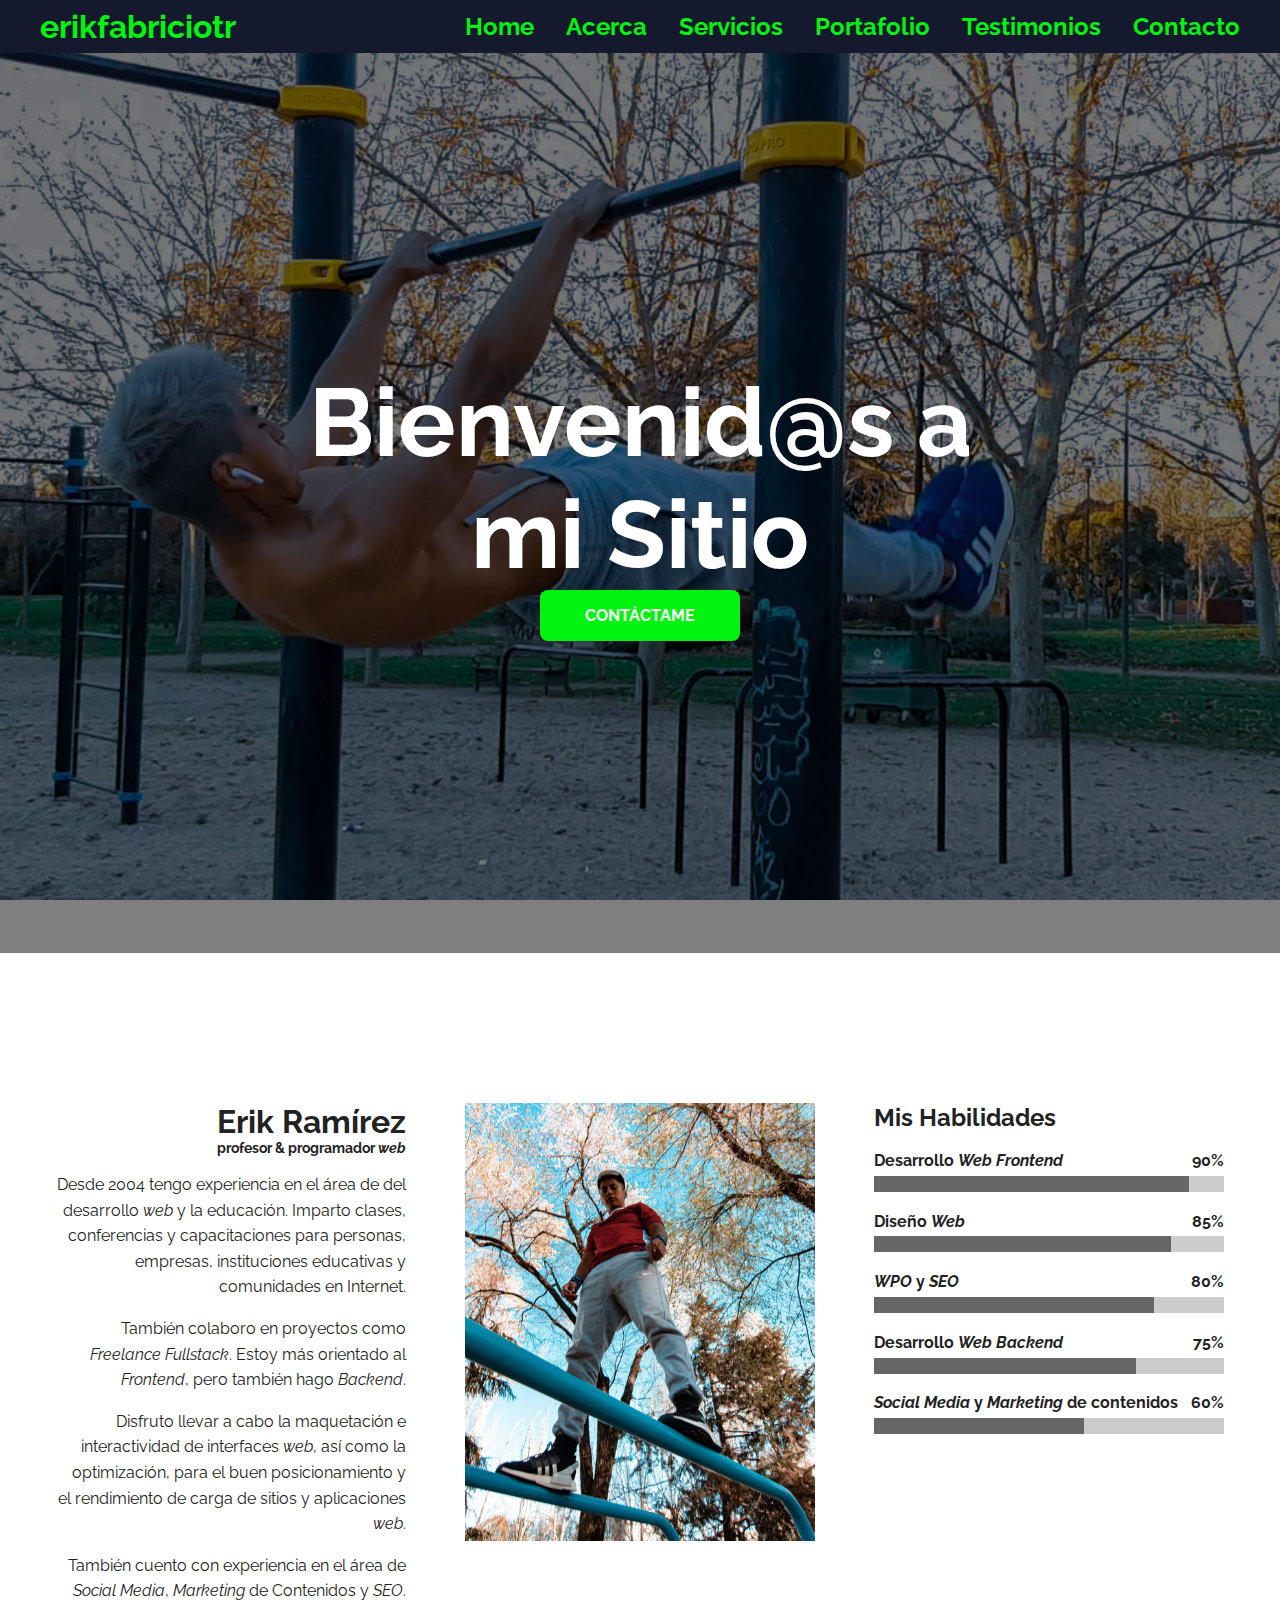
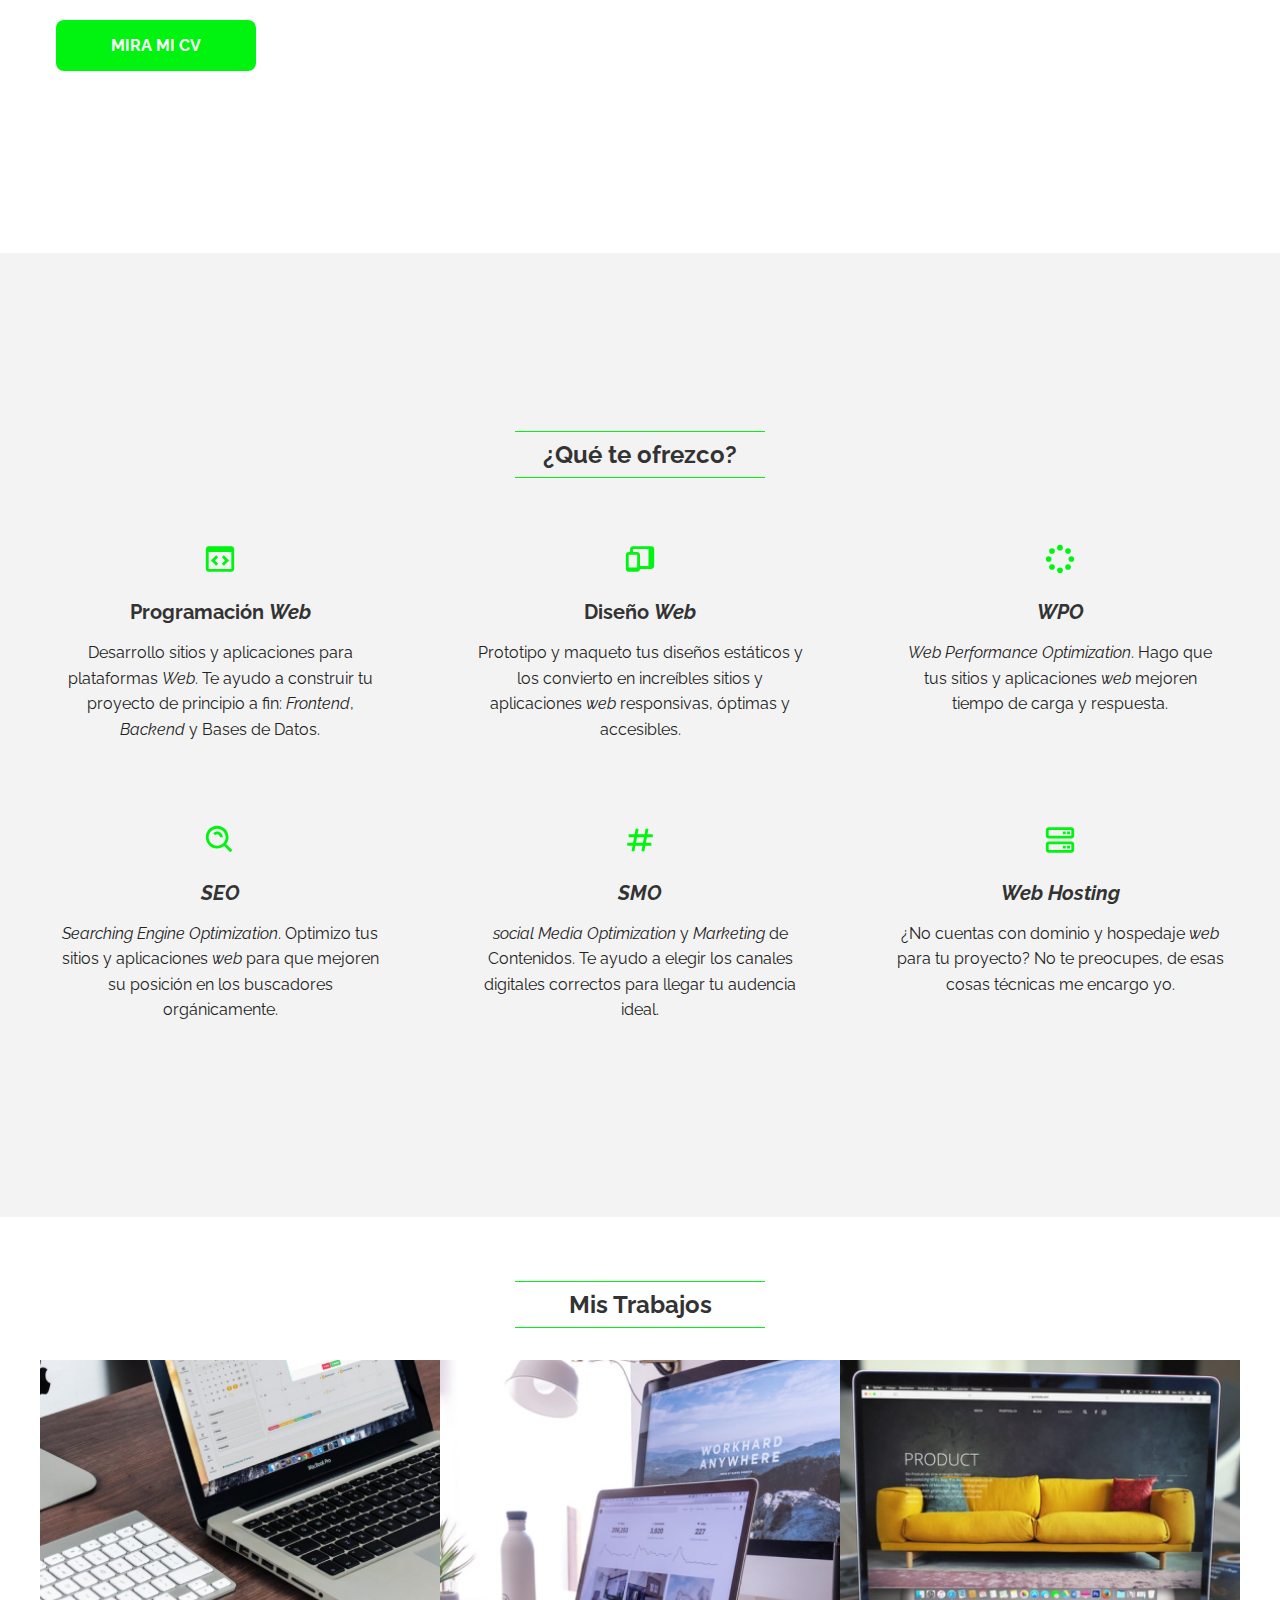
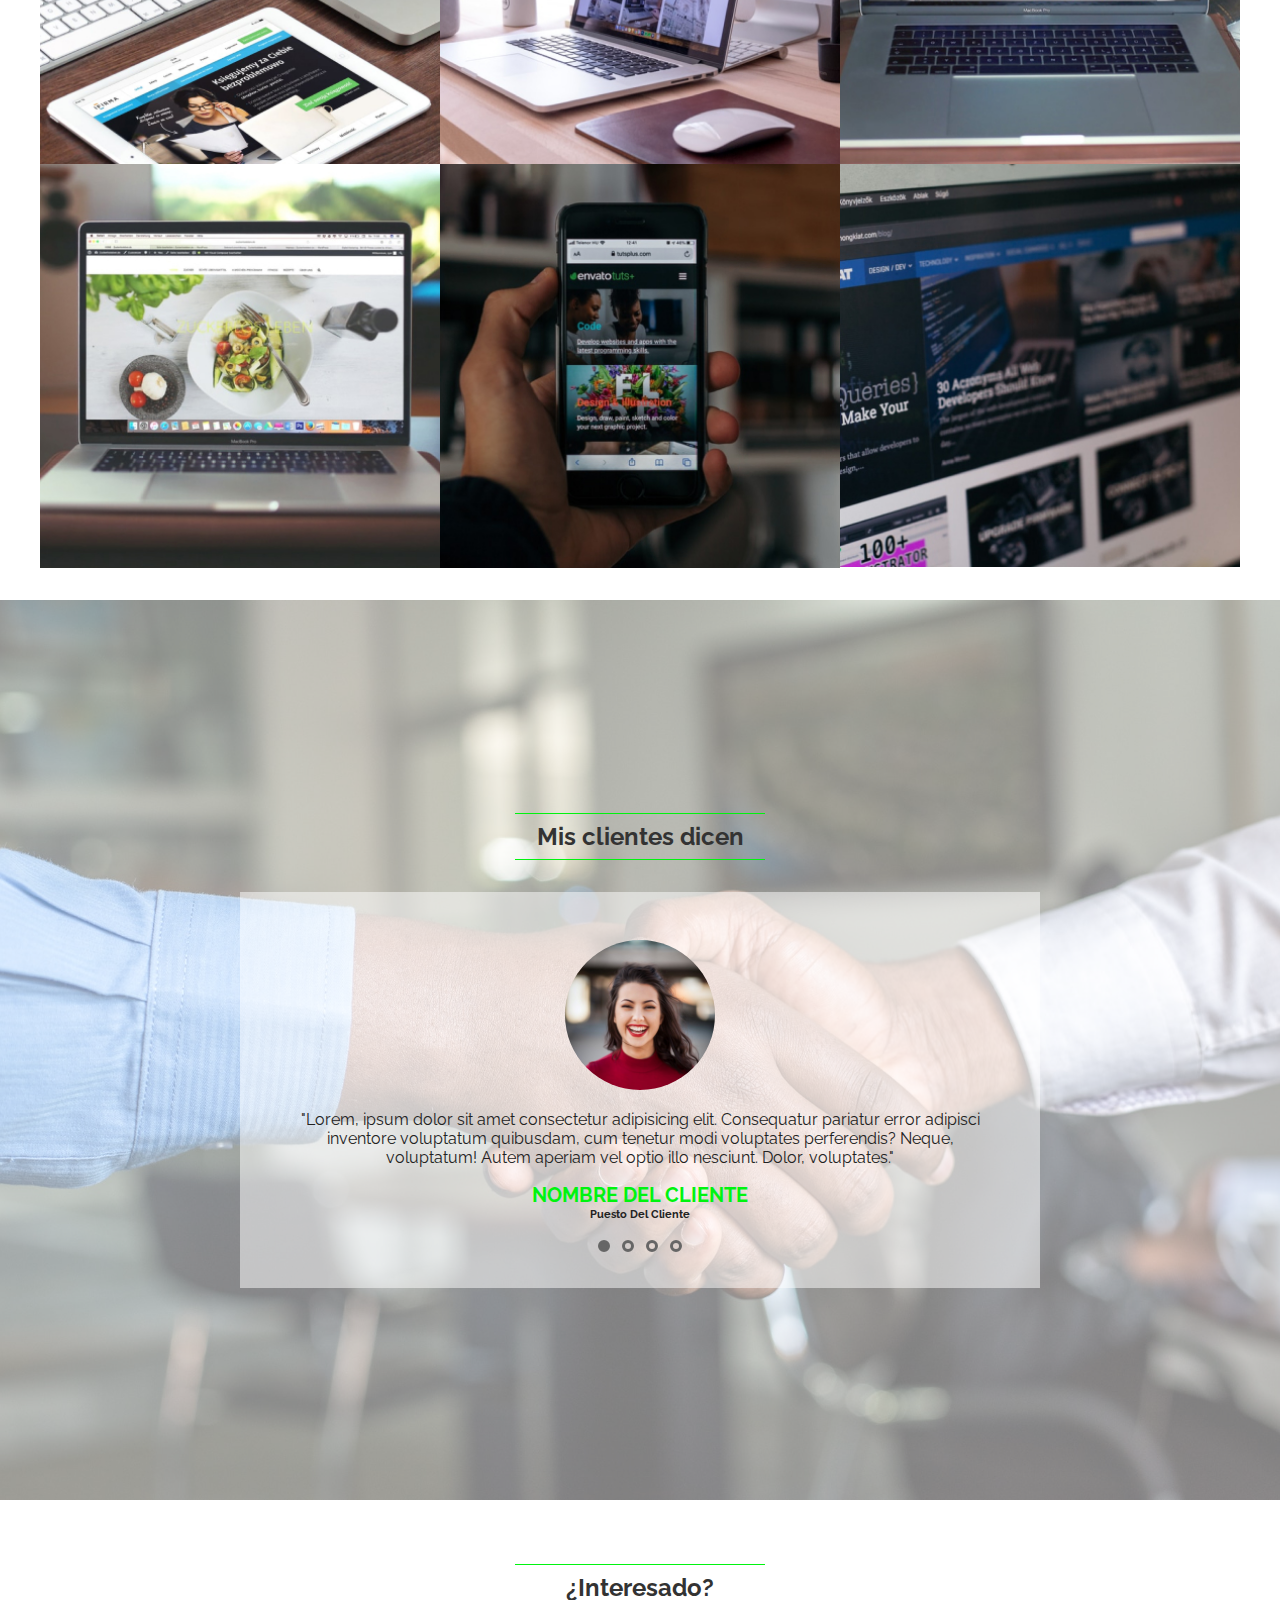
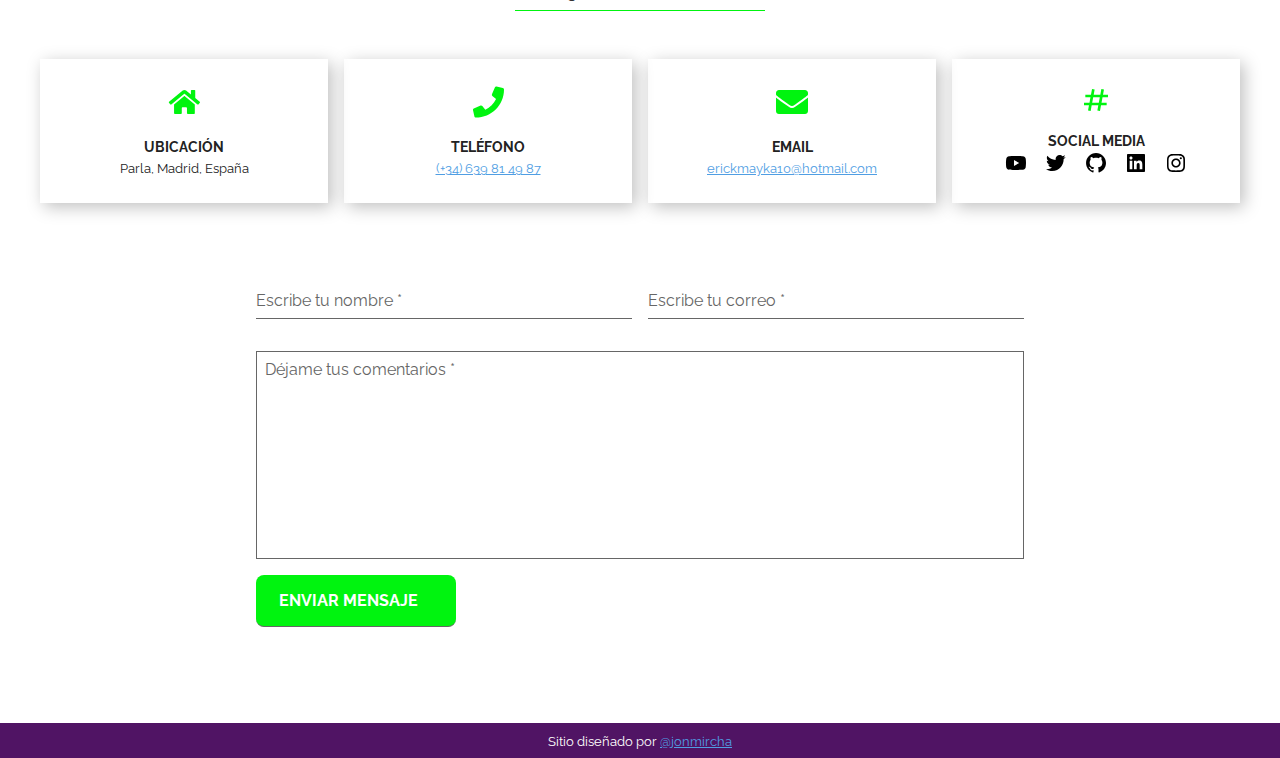
<file: Portafolio-CV/index.html>
<!DOCTYPE html>
<html lang="es">
<head>
  <meta charset="UTF-8">
  <meta http-equiv="X-UA-Compatible" content="IE=edge">
  <meta name="viewport" content="width=device-width, initial-scale=1.0">
  <link rel="preconnect" href="https://fonts.googleapis.com">
  <link rel="preconnect" href="https://fonts.gstatic.com" crossorigin>
  <link href="https://fonts.googleapis.com/css2?family=Raleway:wght@400;700&display=swap" rel="stylesheet">
  <link rel="stylesheet" href="style.css">
  <title>Erick Ramírez</title>
  <meta name="decription" content="Hola. Bienvenid@ a mi Portafolio Profesional, Soy Erik Tipán, Desarrollador Web">
  <link rel="canonical" href="https://erickfabriciotr.github.io/first-steps/Portafolio-CV">
  <link rel="favicon" href="https://erickfabriciotr.github.io/first-steps/Portafolio-CV/assets/favicon.png">
  <link rel="apple-touch-icon" href="https://erickfabriciotr.github.io/first-steps/Portafolio-CV/assets/favicon.png">
  <meta name="theme-color" content="#00DDE7">
  <meta name="twitter:card" content="summary">
  <meta property="og:type" content="website">
  <meta property="og:title" name="twitter:title" content="Portafolio CV - Erik Ramírez ">
  <meta property="og:image" name="twitter:image" content="https://erickfabriciotr.github.io/first-steps/Portafolio-CV/assets/hero-image-home.jpg/">
  <meta property="og:url" name="twitter:url" content="https://erickfabriciotr.github.io/first-steps/Portafolio-CV">
  <meta property="og:description" name="twitter:description" content="Hola. Bienvenid@ a mi Portafolio Profesional, Soy Erik Tipán, Desarrollador Web">
  <meta>
</head>
<body>
  <header class="header">
    <section class="container">
      <div class="logo">
        <a href="index.html">erikfabriciotr</a>
      </div>
      <button class="menu-btn">
        <svg xmlns="http://www.w3.org/2000/svg" width="24" height="24" viewBox="0 0 24 24"><path d="M4 6H20V8H4zM4 11H20V13H4zM4 16H20V18H4z"/></svg>
        <svg class="none" xmlns="http://www.w3.org/2000/svg" width="24" height="24" viewBox="0 0 24 24"><path d="M16.192 6.344L11.949 10.586 7.707 6.344 6.293 7.758 10.535 12 6.293 16.242 7.707 17.656 11.949 13.414 16.192 17.656 17.606 16.242 13.364 12 17.606 7.758z"/></svg>
      </button>
      <nav class="menu">
        <a href="#inicio">Home</a>
        <a href="#acerca">Acerca</a>
        <a href="#servicios">Servicios</a>
        <a href="#portafolio">Portafolio</a>
        <a href="#testimonios">Testimonios</a>
        <a href="#contacto">Contacto</a>
      </nav>
    </section>
  </header>
  <section id="inicio" class="home">
    <article class="hero-image" style="--hero-image: url('assets/new-hero-image-home.jpg'); --hero-attachment: fixed;">
      <aside class="hero-image-opacity" style="--hero-opacity-color: var(--black-alpha-color);">
        <div class="hero-image-content">
          <h2 class="hero-image-title" style="--hero-text-color: var(--white-color);">
            Bienvenid@s a<br>mi Sitio
          </h2>
          <a href="#contacto" class="btn">CONTÁCTAME</a>
        </div>
      </aside>
    </article>
  </section>
  <section id="acerca" class="about section container full-lg-screen">
    <article class="text-lg-right">
      <aside class="text-center text-lg-right">
        <h1>Erik Ramírez</h1>
        <h5>profesor & programador <i>web</i></h5>
      </aside>
      <p>Desde 2004 tengo experiencia en el área de del desarrollo <i>web</i> y la educación.
      Imparto clases, conferencias y capacitaciones para personas, empresas, instituciones educativas y comunidades en Internet.</p>
      <p>También colaboro en proyectos como <i>Freelance Fullstack</i>. Estoy más orientado al <i>Frontend</i>, pero también hago <i>Backend</i>.</p>
      <p>Disfruto llevar a cabo la maquetación e interactividad de interfaces <i>web</i>, así como la optimización, para el buen posicionamiento y el rendimiento de carga de sitios y aplicaciones <i>web</i>.</p>
      <p>También cuento con experiencia en el área de <i>Social Media</i>, <i>Marketing</i> de Contenidos y <i>SEO</i>.
      </p>
      <div class="text-center text-lg-left">
        <a class="btn" href="https://erickfabriciotr.github.io/first-steps/Portafolio-CV/assets/cv-plano/index.html" target="_blank" rel="noopener">MIRA MI CV</a>
      </div>
    </article>
    <article>
      <img  src="assets/erik-ramirez.jpg" alt="jonmircha">
    </article>
    <article>
      <h2 class="text-center text-lg-left">Mis Habilidades</h2>
      <div class="progress">
        <p>
          <b>Desarrollo <i>Web Frontend</i></b>
          <b>90%</b>
        </p>
        <progress value="90" min="0" max="100"></progress>
      </div>
      <div class="progress">
        <p>
          <b>Diseño <i>Web</i></b>
          <b>85%</b>
        </p>
        <progress value="85" min="0" max="100"></progress>
      </div>
      <div class="progress">
        <p>
          <b><i>WPO</i> y <i>SEO</i></b>
          <b>80%</b>
        </p>
        <progress value="80" min="0" max="100"></progress>
      </div>
      <div class="progress">
        <p>
          <b>Desarrollo <i>Web Backend</i></b>
          <b>75%</b>
        </p>
        <progress value="75" min="0" max="100"></progress>
      </div>
      <div class="progress">
        <p>
          <b><i>Social Media</i> y <i>Marketing</i> de contenidos</b>
          <b>60%</b>
        </p>
        <progress value="60" min="0" max="100"></progress>
      </div>
    </article>
  </section>
  <section id="servicios" class="services section bg-gray-light">
    <div class="container full-lg-screen">
      <h2 class="section-title">¿Qué te ofrezco?</h2>
      <article class="service-card">
        <svg xmlns="http://www.w3.org/2000/svg" width="34" height="34" viewBox="0 0 24 24"><path d="M20,3H4C2.897,3,2,3.897,2,5v14c0,1.103,0.897,2,2,2h16c1.103,0,2-0.897,2-2V5C22,3.897,21.103,3,20,3z M4,19V7h16 l0.002,12H4z"/><path d="M9.293 9.293L5.586 13 9.293 16.707 10.707 15.293 8.414 13 10.707 10.707zM14.707 9.293L13.293 10.707 15.586 13 13.293 15.293 14.707 16.707 18.414 13z"/></svg>
        <h3>Programación <i>Web</i></h3>
        <p>
          Desarrollo sitios y aplicaciones para plataformas <i>Web</i>. Te ayudo a construir tu proyecto de principio a fin: <i>Frontend</i>, <i>Backend</i> y Bases de Datos.
        </p>
      </article>
      <article class="service-card">
        <svg xmlns="http://www.w3.org/2000/svg" width="34" height="34" viewBox="0 0 24 24"><path d="M20,3H7C5.897,3,5,3.897,5,5v2H4C2.897,7,2,7.897,2,9v10c0,1.103,0.897,2,2,2h6c1.103,0,2-0.897,2-2h8c1.103,0,2-0.897,2-2 V5C22,3.897,21.103,3,20,3z M6,9h4l-0.003,9H4V9H6z M12,17V9c0-1.103-0.897-2-2-2H7V5h11v12H12z"/></svg>
        <h3>Diseño <i>Web</i></h3>
        <p>
          Prototipo y maqueto tus diseños estáticos y los convierto en increíbles sitios y aplicaciones <i>web</i> responsivas, óptimas y accesibles.
        </p>
      </article>
      <article class="service-card">
        <svg xmlns="http://www.w3.org/2000/svg" width="34" height="34" viewBox="0 0 24 24"><circle cx="12" cy="20" r="2"/><circle cx="12" cy="4" r="2"/><circle cx="6.343" cy="17.657" r="2"/><circle cx="17.657" cy="6.343" r="2"/><circle cx="4" cy="12" r="2.001"/><circle cx="20" cy="12" r="2"/><circle cx="6.343" cy="6.344" r="2"/><circle cx="17.657" cy="17.658" r="2"/></svg>
        <h3><i>WPO</i></h3>
        <p>
          <i>Web Performance Optimization</i>. Hago que tus sitios y aplicaciones <i>web</i> mejoren tiempo de carga y respuesta.
        </p>
      </article>
      <article class="service-card">
        <svg xmlns="http://www.w3.org/2000/svg" width="34" height="34" viewBox="0 0 24 24"><path d="M10,18c1.846,0,3.543-0.635,4.897-1.688l4.396,4.396l1.414-1.414l-4.396-4.396C17.365,13.543,18,11.846,18,10 c0-4.411-3.589-8-8-8s-8,3.589-8,8S5.589,18,10,18z M10,4c3.309,0,6,2.691,6,6s-2.691,6-6,6s-6-2.691-6-6S6.691,4,10,4z"/><path d="M11.412,8.586C11.791,8.966,12,9.468,12,10h2c0-1.065-0.416-2.069-1.174-2.828c-1.514-1.512-4.139-1.512-5.652,0 l1.412,1.416C9.346,7.83,10.656,7.832,11.412,8.586z"/></svg>
        <h3><i>SEO</i></h3>
        <p>
          <i>Searching Engine Optimization</i>. Optimizo tus sitios y aplicaciones <i>web</i> para que mejoren su posición en los buscadores orgánicamente.
        </p>
      </article>
      <article class="service-card">
        <svg xmlns="http://www.w3.org/2000/svg" width="34" height="34" viewBox="0 0 24 24"><path d="M16.018,3.815L15.232,8h-4.966l0.716-3.815L9.018,3.815L8.232,8H4v2h3.857l-0.751,4H3v2h3.731l-0.714,3.805l1.965,0.369 L8.766,16h4.966l-0.714,3.805l1.965,0.369L15.766,16H20v-2h-3.859l0.751-4H21V8h-3.733l0.716-3.815L16.018,3.815z M14.106,14H9.141 l0.751-4h4.966L14.106,14z"/></svg>
        <h3><i>SMO</i></h3>
        <p>
          <i>social Media Optimization</i> y <i>Marketing</i> de Contenidos. Te ayudo a elegir los canales digitales correctos para llegar tu audencia ideal.
        </p>
      </article>
      <article class="service-card">
        <svg xmlns="http://www.w3.org/2000/svg" width="34" height="34" viewBox="0 0 24 24"><path fill="none" d="M4 15v4h16.002L20 15H4zM16 18h-2v-2h2V18zM19 18h-2v-2h2V18zM4 5v4h16.002L20 5H4zM16 8h-2V6h2V8zM19 8h-2V6h2V8z"/><path d="M20 3H4C2.897 3 2 3.897 2 5v4c0 1.103.897 2 2 2h16c1.103 0 2-.897 2-2V5C22 3.897 21.103 3 20 3zM4 9V5h16l.002 4H4zM20 13H4c-1.103 0-2 .897-2 2v4c0 1.103.897 2 2 2h16c1.103 0 2-.897 2-2v-4C22 13.897 21.103 13 20 13zM4 19v-4h16l.002 4H4z"/><path d="M17 6H19V8H17zM14 6H16V8H14zM17 16H19V18H17zM14 16H16V18H14z"/></svg>
        <h3><i>Web Hosting</i></h3>
        <p>
          ¿No cuentas con dominio y hospedaje <i>web</i> para tu proyecto? No te preocupes, de esas cosas técnicas me encargo yo.
        </p>
      </article>
    </div>
  </section>
  <section id="portafolio" class="portfolio section">
    <div class="container">
      <h2 class="section-title">Mis Trabajos</h2>
      <a href="#trabajo-1" class="portfolio-card">
        <img src="assets/portfolio-1.jpg" alt="Trabajo 1">
        <aside class="portfolio-card-info">
          <div>
            <h3>Proyecto 1</h3>
            <p>
              Lorem, ipsum dolor sit amet consectetur adipisicing elit. Ad, deserunt dolore? Deserunt vero dignissimos, dolorum alias magni ducimus in cupiditate adipisci obcaecati molestias? Mollitia saepe dolorem fugiat quidem totam dolor?
            </p>
          </div>
      </aside>
      </a>
      <a href="#trabajo-2" class="portfolio-card">
        <img src="assets/portfolio-2.jpg" alt="Trabajo 2">
        <aside class="portfolio-card-info">
          <div>
            <h3>Proyecto 2</h3>
            <p>
              Lorem, ipsum dolor sit amet consectetur adipisicing elit. Ad, deserunt dolore? Deserunt vero dignissimos, dolorum alias magni ducimus in cupiditate adipisci obcaecati molestias? Mollitia saepe dolorem fugiat quidem totam dolor?
            </p>
          </div>
        </aside>
      </a>
      <a href="#trabajo-3" class="portfolio-card">
        <img src="assets/portfolio-3.jpg" alt="Trabajo 3">
        <aside class="portfolio-card-info">
          <div>
            <h3>Proyecto 3</h3>
            <p>
              Lorem, ipsum dolor sit amet consectetur adipisicing elit. Ad, deserunt dolore? Deserunt vero dignissimos, dolorum alias magni ducimus in cupiditate adipisci obcaecati molestias? Mollitia saepe dolorem fugiat quidem totam dolor?
            </p>
          </div>
        </aside>
      </a>
      <a href="#trabajo-4" class="portfolio-card">
        <img src="assets/portfolio-4.jpg" alt="Trabajo 4">
        <aside class="portfolio-card-info">
          <div>
            <h3>Proyecto 4</h3>
            <p>
              Lorem, ipsum dolor sit amet consectetur adipisicing elit. Ad, deserunt dolore? Deserunt vero dignissimos, dolorum alias magni ducimus in cupiditate adipisci obcaecati molestias? Mollitia saepe dolorem fugiat quidem totam dolor?
            </p>
          </div>
        </aside>
      </a>
      <a href="#trabajo-5" class="portfolio-card">
        <img src="assets/portfolio-5.jpg" alt="Trabajo 5">
        <aside class="portfolio-card-info">
          <div>
            <h3>Proyecto 5</h3>
            <p>
              Lorem, ipsum dolor sit amet consectetur adipisicing elit. Ad, deserunt dolore? Deserunt vero dignissimos, dolorum alias magni ducimus in cupiditate adipisci obcaecati molestias? Mollitia saepe dolorem fugiat quidem totam dolor?
            </p>
          </div>
        </aside>
      </a>
      <a href="#trabajo-6" class="portfolio-card">
        <img src="assets/portfolio-6.jpg" alt="Trabajo 6">
        <aside class="portfolio-card-info">
          <div>
            <h3>Proyecto 6</h3>
            <p>
              Lorem, ipsum dolor sit amet consectetur adipisicing elit. Ad, deserunt dolore? Deserunt vero dignissimos, dolorum alias magni ducimus in cupiditate adipisci obcaecati molestias? Mollitia saepe dolorem fugiat quidem totam dolor?
            </p>
          </div>
        </aside>
      </a>
    </div>
  </section>
  <article class="modal" id="trabajo-1">
    <div class="modal-content">
      <a href="#cerrar" class="modal-close">
        <svg xmlns="http://www.w3.org/2000/svg" width="24" height="24" viewBox="0 0 24 24">
          <path
          d="M12,2C6.486,2,2,6.486,2,12s4.486,10,10,10s10-4.486,10-10S17.514,2,12,2z M16.207,14.793l-1.414,1.414L12,13.414 l-2.793,2.793l-1.414-1.414L10.586,12L7.793,9.207l1.414-1.414L12,10.586l2.793-2.793l1.414,1.414L13.414,12L16.207,14.793z" />
        </svg>
      </a>
        <article class="portfolio-modal">
          <img src="assets/portfolio-1.jpg" alt="Trabajo 1">
        <div class="portfolio-info">
          <h3>NOMBRE DEL PROYECTO 1</h3>
          <p>
            Lorem ipsum dolor sit amet consectetur adipisicing elit. Architecto mollitia est optio labore quia quisquam, quae unde ipsa ipsum vel, obcaecati, hic earum neque. Ad, ex. Fuga quis amet beatae?
          </p>
          <aside class="portfolio-details">
            <small><b>CLIENTE:</b></small>
            <small>Nombre del Cliente</small>
            <small><b>FECHA:</b></small>
            <small>27/05/2023</small>
            <small><b>TIPO:</b></small>
            <small>Tipo de Proyecto</small>
            <small><b>ENLACE</b></small>
            <small><a href="#https://proyecto1.com" target="_blank" rel="noopener">https://proyecto1.com</a></small>
          </aside>
        </div>
      </article>
    </div>
  </article>
  <article class="modal" id="trabajo-2">
    <div class="modal-content">
      <a href="#cerrar" class="modal-close">
        <svg xmlns="http://www.w3.org/2000/svg" width="24" height="24" viewBox="0 0 24 24">
          <path
          d="M12,2C6.486,2,2,6.486,2,12s4.486,10,10,10s10-4.486,10-10S17.514,2,12,2z M16.207,14.793l-1.414,1.414L12,13.414 l-2.793,2.793l-1.414-1.414L10.586,12L7.793,9.207l1.414-1.414L12,10.586l2.793-2.793l1.414,1.414L13.414,12L16.207,14.793z" />
        </svg>
      </a>
        <article class="portfolio-modal">
          <img src="assets/portfolio-2.jpg" alt="Trabajo 2">
        <div class="portfolio-info">
          <h3>NOMBRE DEL PROYECTO 2</h3>
          <p>
            Lorem ipsum dolor sit amet consectetur adipisicing elit. Architecto mollitia est optio labore quia quisquam, quae unde ipsa ipsum vel, obcaecati, hic earum neque. Ad, ex. Fuga quis amet beatae?
          </p>
          <aside class="portfolio-details">
            <small><b>CLIENTE:</b></small>
            <small>Nombre del Cliente</small>
            <small><b>FECHA:</b></small>
            <small>27/05/2023</small>
            <small><b>TIPO:</b></small>
            <small>Tipo de Proyecto</small>
            <small><b>ENLACE</b></small>
            <small><a href="#https://proyecto2.com" target="_blank" rel="noopener">https://proyecto2.com</a></small>
          </aside>
        </div>
      </article>
    </div>
  </article>
  <article class="modal" id="trabajo-3">
    <div class="modal-content">
      <a href="#cerrar" class="modal-close">
        <svg xmlns="http://www.w3.org/2000/svg" width="24" height="24" viewBox="0 0 24 24">
          <path
          d="M12,2C6.486,2,2,6.486,2,12s4.486,10,10,10s10-4.486,10-10S17.514,2,12,2z M16.207,14.793l-1.414,1.414L12,13.414 l-2.793,2.793l-1.414-1.414L10.586,12L7.793,9.207l1.414-1.414L12,10.586l2.793-2.793l1.414,1.414L13.414,12L16.207,14.793z" />
        </svg>
      </a>
        <article class="portfolio-modal">
          <img src="assets/portfolio-3.jpg" alt="Trabajo 3">
        <div class="portfolio-info">
          <h3>NOMBRE DEL PROYECTO 3</h3>
          <p>
            Lorem ipsum dolor sit amet consectetur adipisicing elit. Architecto mollitia est optio labore quia quisquam, quae unde ipsa ipsum vel, obcaecati, hic earum neque. Ad, ex. Fuga quis amet beatae?
          </p>
          <aside class="portfolio-details">
            <small><b>CLIENTE:</b></small>
            <small>Nombre del Cliente</small>
            <small><b>FECHA:</b></small>
            <small>27/05/2023</small>
            <small><b>TIPO:</b></small>
            <small>Tipo de Proyecto</small>
            <small><b>ENLACE</b></small>
            <small><a href="#https://proyecto3.com" target="_blank" rel="noopener">https://proyecto3.com</a></small>
          </aside>
        </div>
      </article>
    </div>
  </article>
  <article class="modal" id="trabajo-4">
    <div class="modal-content">
      <a href="#cerrar" class="modal-close">
        <svg xmlns="http://www.w3.org/2000/svg" width="24" height="24" viewBox="0 0 24 24">
          <path
          d="M12,2C6.486,2,2,6.486,2,12s4.486,10,10,10s10-4.486,10-10S17.514,2,12,2z M16.207,14.793l-1.414,1.414L12,13.414 l-2.793,2.793l-1.414-1.414L10.586,12L7.793,9.207l1.414-1.414L12,10.586l2.793-2.793l1.414,1.414L13.414,12L16.207,14.793z" />
        </svg>
      </a>
        <article class="portfolio-modal">
          <img src="assets/portfolio-4.jpg" alt="Trabajo 4">
        <div class="portfolio-info">
          <h3>NOMBRE DEL PROYECTO 4</h3>
          <p>
            Lorem ipsum dolor sit amet consectetur adipisicing elit. Architecto mollitia est optio labore quia quisquam, quae unde ipsa ipsum vel, obcaecati, hic earum neque. Ad, ex. Fuga quis amet beatae?
          </p>
          <aside class="portfolio-details">
            <small><b>CLIENTE:</b></small>
            <small>Nombre del Cliente</small>
            <small><b>FECHA:</b></small>
            <small>27/05/2023</small>
            <small><b>TIPO:</b></small>
            <small>Tipo de Proyecto</small>
            <small><b>ENLACE</b></small>
            <small><a href="#https://proyecto4.com" target="_blank" rel="noopener">https://proyecto4.com</a></small>
          </aside>
        </div>
      </article>
    </div>
  </article>
  <article class="modal" id="trabajo-5">
    <div class="modal-content">
      <a href="#cerrar" class="modal-close">
        <svg xmlns="http://www.w3.org/2000/svg" width="24" height="24" viewBox="0 0 24 24">
          <path
          d="M12,2C6.486,2,2,6.486,2,12s4.486,10,10,10s10-4.486,10-10S17.514,2,12,2z M16.207,14.793l-1.414,1.414L12,13.414 l-2.793,2.793l-1.414-1.414L10.586,12L7.793,9.207l1.414-1.414L12,10.586l2.793-2.793l1.414,1.414L13.414,12L16.207,14.793z" />
        </svg>
      </a>
        <article class="portfolio-modal">
          <img src="assets/portfolio-5.jpg" alt="Trabajo 5">
        <div class="portfolio-info">
          <h3>NOMBRE DEL PROYECTO 5</h3>
          <p>
            Lorem ipsum dolor sit amet consectetur adipisicing elit. Architecto mollitia est optio labore quia quisquam, quae unde ipsa ipsum vel, obcaecati, hic earum neque. Ad, ex. Fuga quis amet beatae?
          </p>
          <aside class="portfolio-details">
            <small><b>CLIENTE:</b></small>
            <small>Nombre del Cliente</small>
            <small><b>FECHA:</b></small>
            <small>27/05/2023</small>
            <small><b>TIPO:</b></small>
            <small>Tipo de Proyecto</small>
            <small><b>ENLACE</b></small>
            <small><a href="#https://proyecto5.com" target="_blank" rel="noopener">https://proyecto5.com</a></small>
          </aside>
        </div>
      </article>
    </div>
  </article>
  <article class="modal" id="trabajo-6">
    <div class="modal-content">
      <a href="#cerrar" class="modal-close">
        <svg xmlns="http://www.w3.org/2000/svg" width="24" height="24" viewBox="0 0 24 24">
          <path
          d="M12,2C6.486,2,2,6.486,2,12s4.486,10,10,10s10-4.486,10-10S17.514,2,12,2z M16.207,14.793l-1.414,1.414L12,13.414 l-2.793,2.793l-1.414-1.414L10.586,12L7.793,9.207l1.414-1.414L12,10.586l2.793-2.793l1.414,1.414L13.414,12L16.207,14.793z" />
        </svg>
      </a>
        <article class="portfolio-modal">
          <img src="assets/portfolio-6.jpg" alt="Trabajo 6">
        <div class="portfolio-info">
          <h3>NOMBRE DEL PROYECTO 6</h3>
          <p>
            Lorem ipsum dolor sit amet consectetur adipisicing elit. Architecto mollitia est optio labore quia quisquam, quae unde ipsa ipsum vel, obcaecati, hic earum neque. Ad, ex. Fuga quis amet beatae?
          </p>
          <aside class="portfolio-details">
            <small><b>CLIENTE:</b></small>
            <small>Nombre del Cliente</small>
            <small><b>FECHA:</b></small>
            <small>27/05/2023</small>
            <small><b>TIPO:</b></small>
            <small>Tipo de Proyecto</small>
            <small><b>ENLACE</b></small>
            <small><a href="#https://proyecto6.com" target="_blank" rel="noopener">https://proyecto6.com</a></small>
          </aside>
        </div>
      </article>
    </div>
  </article>
  <section id="testimonios" class="testimonials">
    <article class="hero-image" style="--hero-image: url('assets/hero-image-customers.jpg'); --hero-attachment: scroll;">
      <aside class="hero-image-opacity" style="--hero-opacity-color: var(--white-alpha-color);">
        <div class="hero-image-content">
          <div class="container">
            <h2 class="section-title">Mis clientes dicen</h2>
            <article class="carousel" style="--carousel-bg-color: var(--white-alpha-color)">
              <input type="radio" name="slides" id="slide-1" checked>
              <input type="radio" name="slides" id="slide-2">
              <input type="radio" name="slides" id="slide-3">
              <input type="radio" name="slides" id="slide-4">
              <ul class="slides">
                <li class="slide">
                  <img class="avatar" src="assets/customer-1.jpg" alt="Cliente 1">
                  <blockquote>"Lorem, ipsum dolor sit amet consectetur adipisicing elit. Consequatur pariatur error adipisci inventore voluptatum quibusdam, cum tenetur modi voluptates perferendis? Neque, voluptatum! Autem aperiam vel optio illo nesciunt. Dolor, voluptates."</blockquote>
                  <h3 class="text-first-color">NOMBRE DEL CLIENTE</h3>
                  <h6>Puesto Del Cliente</h6>
                </li>
                <li class="slide">
                  <img class="avatar" src="assets/customer-2.jpg" alt="Cliente 2">
                  <blockquote>"Lorem, ipsum dolor sit amet consectetur adipisicing elit. Consequatur pariatur error adipisci inventore voluptatum quibusdam, cum tenetur modi voluptates perferendis? Neque, voluptatum! Autem aperiam vel optio illo nesciunt. Dolor, voluptates."</blockquote>
                  <h3 class="text-first-color">NOMBRE DEL CLIENTE</h3>
                  <h6>Puesto Del Cliente</h6>
                </li>
                <li class="slide">
                  <img class="avatar" src="assets/customer-1.jpg" alt="Cliente 3">
                  <blockquote>"Lorem, ipsum dolor sit amet consectetur adipisicing elit. Consequatur pariatur error adipisci inventore voluptatum quibusdam, cum tenetur modi voluptates perferendis? Neque, voluptatum! Autem aperiam vel optio illo nesciunt. Dolor, voluptates."</blockquote>
                  <h3 class="text-first-color">NOMBRE DEL CLIENTE</h3>
                  <h6>Puesto Del Cliente</h6>
                </li>
                <li class="slide">
                  <img class="avatar" src="assets/customer-2.jpg" alt="Cliente 4">
                  <blockquote>"Lorem, ipsum dolor sit amet consectetur adipisicing elit. Consequatur pariatur error adipisci inventore voluptatum quibusdam, cum tenetur modi voluptates perferendis? Neque, voluptatum! Autem aperiam vel optio illo nesciunt. Dolor, voluptates."</blockquote>
                  <h3 class="text-first-color">NOMBRE DEL CLIENTE</h3>
                  <h6>Puesto Del Cliente</h6>
                </li>
              </ul>
              <aside class="slides-nav">
                <label for="slide-1" id="dot-1"></label>
                <label for="slide-2" id="dot-2"></label>
                <label for="slide-3" id="dot-3"></label>
                <label for="slide-4" id="dot-4"></label>
              </aside>
            </article>
          </div>
        </div>
      </aside>
    </article>
  </section>
  <section id="contacto" class="contact section">
    <div class="container">
      <h2 class="section-title">¿Interesado?</h2>
      <article class="contact-cards">
        <aside class="contact-card box-shadow-1">
          <svg width="37" height="28" viewBox="0 0 37 28" fill="none" xmlns="http://www.w3.org/2000/svg">
          <path d="M18.5 7.3125L7 16.8125V27C7 27.5625 7.4375 28 8 28H15C15.5 28 15.9375 27.5625 15.9375 27V21C15.9375 20.5 16.4375 20 16.9375 20H20.9375C21.5 20 21.9375 20.5 21.9375 21V27C21.9375 27.5625 22.4375 28 22.9375 28H30C30.5 28 31 27.5625 31 27V16.75L19.4375 7.3125C19.3125 7.1875 19.125 7.125 19 7.125C18.8125 7.125 18.625 7.1875 18.5 7.3125ZM36.6875 13.75L31.5 9.4375V0.8125C31.5 0.375 31.125 0.0625 30.75 0.0625H27.25C26.8125 0.0625 26.5 0.375 26.5 0.8125V5.3125L20.875 0.6875C20.375 0.3125 19.6875 0.0625 19 0.0625C18.25 0.0625 17.5625 0.3125 17.0625 0.6875L1.25 13.75C1.0625 13.875 0.9375 14.125 0.9375 14.3125C0.9375 14.5 1.0625 14.6875 1.125 14.8125L2.75 16.75C2.875 16.9375 3.0625 17 3.3125 17C3.5 17 3.6875 16.9375 3.8125 16.8125L18.5 4.75C18.625 4.625 18.8125 4.5625 19 4.5625C19.125 4.5625 19.3125 4.625 19.4375 4.75L34.125 16.8125C34.25 16.9375 34.4375 17 34.625 17C34.875 17 35.0625 16.9375 35.1875 16.75L36.8125 14.8125C36.9375 14.6875 37 14.5 37 14.3125C37 14.125 36.875 13.875 36.6875 13.75Z" fill="var(--first-color)"/>
          </svg>
          <h5>UBICACIÓN</h5>
          <small>Parla, Madrid, España</small>
        </aside>
        <aside class="contact-card box-shadow-1">
          <svg width="33" height="32" viewBox="0 0 33 32" fill="none" xmlns="http://www.w3.org/2000/svg">
          <path d="M31.8125 1.5625L25.3125 0.0625C24.625 -0.125 23.875 0.25 23.5625 0.9375L20.5625 7.9375C20.3125 8.5625 20.5 9.25 21 9.6875L24.8125 12.8125C22.5625 17.5625 18.625 21.5625 13.75 23.875L10.625 20.0625C10.1875 19.5625 9.5 19.375 8.875 19.625L1.875 22.625C1.1875 22.9375 0.875 23.6875 1 24.375L2.5 30.875C2.6875 31.5625 3.25 32 4 32C20 32 33 19.0625 33 3C33 2.3125 32.5 1.75 31.8125 1.5625Z" fill="var(--first-color)"/>
          </svg>
          <h5>TELÉFONO</h5>
          <small><a href="tel:639814987">(+34) 639 81 49 87</a></small>
        </aside>
        <aside class="contact-card box-shadow-1">
          <svg width="32" height="24" viewBox="0 0 32 24" fill="auto" xmlns="http://www.w3.org/2000/svg">
          <path d="M31.375 7.9375C29.9375 9.0625 28.125 10.4375 21.75 15.0625C20.5 16 18.1875 18.0625 16 18.0625C13.75 18.0625 11.5 16 10.1875 15.0625C3.8125 10.4375 2 9.0625 0.5625 7.9375C0.3125 7.75 0 7.9375 0 8.25V21C0 22.6875 1.3125 24 3 24H29C30.625 24 32 22.6875 32 21V8.25C32 7.9375 31.625 7.75 31.375 7.9375ZM16 16C17.4375 16.0625 19.5 14.1875 20.5625 13.4375C28.875 7.4375 29.5 6.875 31.375 5.375C31.75 5.125 32 4.6875 32 4.1875V3C32 1.375 30.625 0 29 0H3C1.3125 0 0 1.375 0 3V4.1875C0 4.6875 0.1875 5.125 0.5625 5.375C2.4375 6.875 3.0625 7.4375 11.375 13.4375C12.4375 14.1875 14.5 16.0625 16 16Z" fill="var(--first-color)"/>
          </svg>
          <h5>EMAIL</h5>
          <small><a href="mailto:erickmayka10@hotmail.com">erickmayka10@hotmail.com</a></small>
        </aside>
        <aside class="contact-card box-shadow-1">
          <svg xmlns="http://www.w3.org/2000/svg" width="24" height="24" viewBox="0 0 24 24"><path d="M16.018,3.815L15.232,8h-4.966l0.716-3.815L9.018,3.815L8.232,8H4v2h3.857l-0.751,4H3v2h3.731l-0.714,3.805l1.965,0.369 L8.766,16h4.966l-0.714,3.805l1.965,0.369L15.766,16H20v-2h-3.859l0.751-4H21V8h-3.733l0.716-3.815L16.018,3.815z M14.106,14H9.141 l0.751-4h4.966L14.106,14z"/></svg>
          <h5>SOCIAL MEDIA</h5>
          <small class="social-media">
            <a href="https://www.youtube.com/" target="_blank" rel="noopener">
              <svg xmlns="http://www.w3.org/2000/svg" width="24" height="24" viewBox="0 0 24 24"><path d="M21.593,7.203c-0.23-0.858-0.905-1.535-1.762-1.766C18.265,5.007,12,5,12,5S5.736,4.993,4.169,5.404	c-0.84,0.229-1.534,0.921-1.766,1.778c-0.413,1.566-0.417,4.814-0.417,4.814s-0.004,3.264,0.406,4.814	c0.23,0.857,0.905,1.534,1.763,1.765c1.582,0.43,7.83,0.437,7.83,0.437s6.265,0.007,7.831-0.403c0.856-0.23,1.534-0.906,1.767-1.763	C21.997,15.281,22,12.034,22,12.034S22.02,8.769,21.593,7.203z M9.996,15.005l0.005-6l5.207,3.005L9.996,15.005z"/></svg>
            </a>
            <a href="https://twitter.com/ErickFabri10" target="_blank" rel="noopener">
              <svg xmlns="http://www.w3.org/2000/svg" width="24" height="24" viewBox="0 0 24 24"><path d="M19.633,7.997c0.013,0.175,0.013,0.349,0.013,0.523c0,5.325-4.053,11.461-11.46,11.461c-2.282,0-4.402-0.661-6.186-1.809	c0.324,0.037,0.636,0.05,0.973,0.05c1.883,0,3.616-0.636,5.001-1.721c-1.771-0.037-3.255-1.197-3.767-2.793	c0.249,0.037,0.499,0.062,0.761,0.062c0.361,0,0.724-0.05,1.061-0.137c-1.847-0.374-3.23-1.995-3.23-3.953v-0.05	c0.537,0.299,1.16,0.486,1.82,0.511C3.534,9.419,2.823,8.184,2.823,6.787c0-0.748,0.199-1.434,0.548-2.032	c1.983,2.443,4.964,4.04,8.306,4.215c-0.062-0.3-0.1-0.611-0.1-0.923c0-2.22,1.796-4.028,4.028-4.028	c1.16,0,2.207,0.486,2.943,1.272c0.91-0.175,1.782-0.512,2.556-0.973c-0.299,0.935-0.936,1.721-1.771,2.22	c0.811-0.088,1.597-0.312,2.319-0.624C21.104,6.712,20.419,7.423,19.633,7.997z"/></svg>
            </a>
            <a href="" target="_blank" rel="noopener">
              <svg xmlns="http://www.w3.org/2000/svg" width="24" height="24" viewBox="0 0 24 24"><path fill-rule="evenodd" clip-rule="evenodd" d="M12.026,2c-5.509,0-9.974,4.465-9.974,9.974c0,4.406,2.857,8.145,6.821,9.465	c0.499,0.09,0.679-0.217,0.679-0.481c0-0.237-0.008-0.865-0.011-1.696c-2.775,0.602-3.361-1.338-3.361-1.338	c-0.452-1.152-1.107-1.459-1.107-1.459c-0.905-0.619,0.069-0.605,0.069-0.605c1.002,0.07,1.527,1.028,1.527,1.028	c0.89,1.524,2.336,1.084,2.902,0.829c0.091-0.645,0.351-1.085,0.635-1.334c-2.214-0.251-4.542-1.107-4.542-4.93	c0-1.087,0.389-1.979,1.024-2.675c-0.101-0.253-0.446-1.268,0.099-2.64c0,0,0.837-0.269,2.742,1.021	c0.798-0.221,1.649-0.332,2.496-0.336c0.849,0.004,1.701,0.115,2.496,0.336c1.906-1.291,2.742-1.021,2.742-1.021	c0.545,1.372,0.203,2.387,0.099,2.64c0.64,0.696,1.024,1.587,1.024,2.675c0,3.833-2.33,4.675-4.552,4.922	c0.355,0.308,0.675,0.916,0.675,1.846c0,1.334-0.012,2.41-0.012,2.737c0,0.267,0.178,0.577,0.687,0.479	C19.146,20.115,22,16.379,22,11.974C22,6.465,17.535,2,12.026,2z"/></svg>
            </a>
            <a href="https://www.linkedin.com/in/erik-fabricio-tip%C3%A1n-ram%C3%ADrez-084516177/" target="_blank" rel="noopener">
              <svg xmlns="http://www.w3.org/2000/svg" width="24" height="24" viewBox="0 0 24 24"><path d="M20,3H4C3.447,3,3,3.448,3,4v16c0,0.552,0.447,1,1,1h16c0.553,0,1-0.448,1-1V4C21,3.448,20.553,3,20,3z M8.339,18.337H5.667	v-8.59h2.672V18.337z M7.003,8.574c-0.856,0-1.548-0.694-1.548-1.548s0.691-1.548,1.548-1.548c0.854,0,1.548,0.693,1.548,1.548	S7.857,8.574,7.003,8.574z M18.338,18.337h-2.669V14.16c0-0.996-0.018-2.277-1.388-2.277c-1.39,0-1.601,1.086-1.601,2.207v4.248	h-2.667v-8.59h2.56v1.174h0.037c0.355-0.675,1.227-1.387,2.524-1.387c2.704,0,3.203,1.778,3.203,4.092V18.337z"/></svg>
            </a>
            <a href="https://www.instagram.com/erickfabriciotr/" target="_blank" rel="noopener">
              <svg xmlns="http://www.w3.org/2000/svg" width="24" height="24" viewBox="0 0 24 24"><path d="M11.999,7.377c-2.554,0-4.623,2.07-4.623,4.623c0,2.554,2.069,4.624,4.623,4.624c2.552,0,4.623-2.07,4.623-4.624	C16.622,9.447,14.551,7.377,11.999,7.377L11.999,7.377z M11.999,15.004c-1.659,0-3.004-1.345-3.004-3.003	c0-1.659,1.345-3.003,3.004-3.003s3.002,1.344,3.002,3.003C15.001,13.659,13.658,15.004,11.999,15.004L11.999,15.004z"/><circle cx="16.806" cy="7.207" r="1.078"/><path d="M20.533,6.111c-0.469-1.209-1.424-2.165-2.633-2.632c-0.699-0.263-1.438-0.404-2.186-0.42	c-0.963-0.042-1.268-0.054-3.71-0.054s-2.755,0-3.71,0.054C7.548,3.074,6.809,3.215,6.11,3.479C4.9,3.946,3.945,4.902,3.477,6.111	c-0.263,0.7-0.404,1.438-0.419,2.186c-0.043,0.962-0.056,1.267-0.056,3.71c0,2.442,0,2.753,0.056,3.71	c0.015,0.748,0.156,1.486,0.419,2.187c0.469,1.208,1.424,2.164,2.634,2.632c0.696,0.272,1.435,0.426,2.185,0.45	c0.963,0.042,1.268,0.055,3.71,0.055s2.755,0,3.71-0.055c0.747-0.015,1.486-0.157,2.186-0.419c1.209-0.469,2.164-1.424,2.633-2.633	c0.263-0.7,0.404-1.438,0.419-2.186c0.043-0.962,0.056-1.267,0.056-3.71s0-2.753-0.056-3.71C20.941,7.57,20.801,6.819,20.533,6.111z M19.315,15.643c-0.007,0.576-0.111,1.147-0.311,1.688c-0.305,0.787-0.926,1.409-1.712,1.711c-0.535,0.199-1.099,0.303-1.67,0.311	c-0.95,0.044-1.218,0.055-3.654,0.055c-2.438,0-2.687,0-3.655-0.055c-0.569-0.007-1.135-0.112-1.669-0.311	c-0.789-0.301-1.414-0.923-1.719-1.711c-0.196-0.534-0.302-1.099-0.311-1.669c-0.043-0.95-0.053-1.218-0.053-3.654	c0-2.437,0-2.686,0.053-3.655c0.007-0.576,0.111-1.146,0.311-1.687c0.305-0.789,0.93-1.41,1.719-1.712	c0.534-0.198,1.1-0.303,1.669-0.311c0.951-0.043,1.218-0.055,3.655-0.055c2.437,0,2.687,0,3.654,0.055	c0.571,0.007,1.135,0.112,1.67,0.311c0.786,0.303,1.407,0.925,1.712,1.712c0.196,0.534,0.302,1.099,0.311,1.669	c0.043,0.951,0.054,1.218,0.054,3.655c0,2.436,0,2.698-0.043,3.654H19.315z"/></svg>
            </a>
          </small>
        </aside>
      </article>
      <form class="contact-form">
        <input type="text" name="name" placeholder="Escribe tu nombre *" title="Nombre sólo admite letras y espacios" pattern="^[A-Za-zÑñÁáÉéÍíÓóÚúÜü\s]+$" required>
        <input type="email" name="email" placeholder="Escribe tu correo *" title="Formato de email incorrecto" pattern="^[a-z0-9]+(\.[_a-z0-9]+)*@[a-z0-9-]+(\.[a-z0-9-]+)*(\.[a-z]{2,15})$" required>
        <textarea name="comments" cols="50" rows="10" placeholder="Déjame tus comentarios *"></textarea>
        <div class="contact-form-loader text-center none">
          <img src="assets/loader.svg" alt="Enviando...">
        </div>
        <input class="btn" type="submit" value="ENVIAR MENSAJE">
      </form>
      <article id="gracias" class="modal">
        <div class="modal-content">
          <article class="contact-form-response">
            <h3>¡Muchas gracias!
              <br>
              Por tus comentarios!
            </h3>
            <svg xmlns="http://www.w3.org/2000/svg" width="24" height="24" viewBox="0 0 24 24"><path d="M12,18c4,0,5-4,5-4H7C7,14,8,18,12,18z"/><path d="M12,2C6.486,2,2,6.486,2,12c0,5.514,4.486,10,10,10s10-4.486,10-10C22,6.486,17.514,2,12,2z M12,20c-4.411,0-8-3.589-8-8 s3.589-8,8-8s8,3.589,8,8S16.411,20,12,20z"/><path d="M13 12l2 .012C15.012 11.55 15.194 11 16 11s.988.55 1 1h2c0-1.206-.799-3-3-3S13 10.794 13 12zM8 11c.806 0 .988.55 1 1h2c0-1.206-.799-3-3-3s-3 1.794-3 3l2 .012C7.012 11.55 7.194 11 8 11z"/></svg>
          </article>
        </div>
      </article>
    </div>
  </section>
  <footer class="footer">
    <small>Sitio diseñado por <a href="https://jonmircha.com" target="_blank">@jonmircha</a></small>
  </footer>
  <script src="script.js"></script>
</body>
</html>
</file>
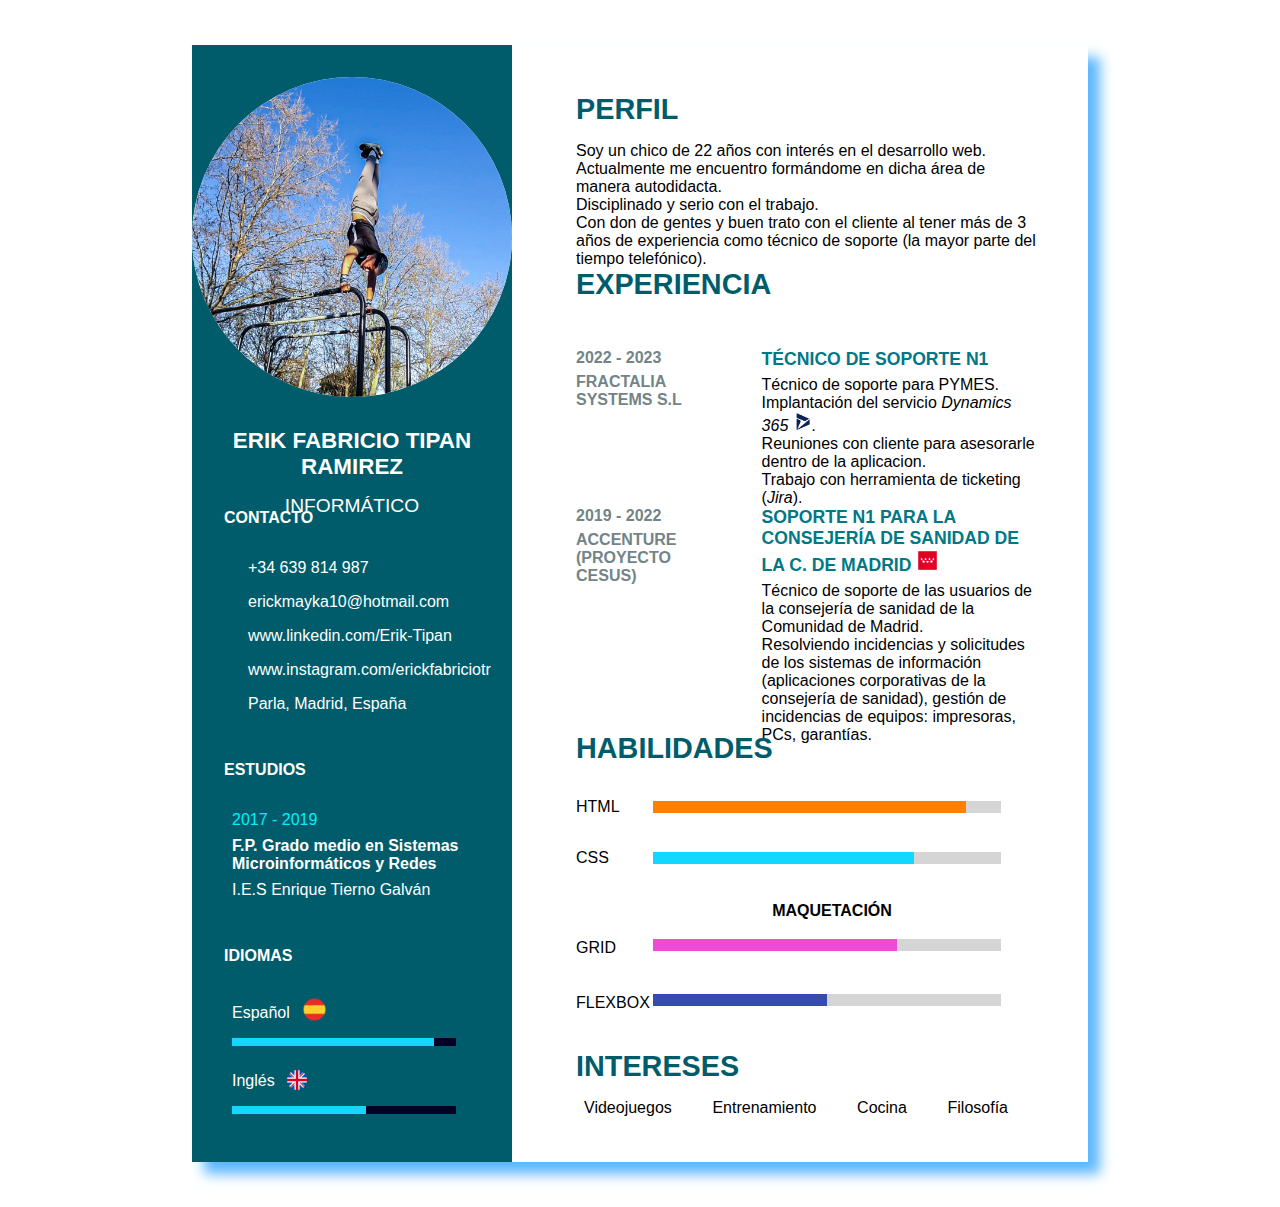
<file: Portafolio-CV/assets/cv-plano/index.html>
<!DOCTYPE html>
<html lang="en">
<head>
  <meta charset="UTF-8">
  <meta http-equiv="X-UA-Compatible" content="IE=edge">
  <meta name="viewport" content="width=device-width, initial-scale=1.0">
  <title>Erik Tipán</title>
  <link rel="stylesheet" href="https://cdnjs.cloudflare.com/ajax/libs/font-awesome/6.4.0/css/all.min.css" integrity="sha512-iecdLmaskl7CVkqkXNQ/ZH/XLlvWZOJyj7Yy7tcenmpD1ypASozpmT/E0iPtmFIB46ZmdtAc9eNBvH0H/ZpiBw==" crossorigin="anonymous" referrerpolicy="no-referrer" />
  <link rel="stylesheet" href="css/styles.css">
</head>
<body>
  <div class="main-container">
    <div class="left-container">
      <div class="profile-photo">
        <img src="assets/foto_de_perfil.jpg" alt="Foto de perfil">
      </div>
      <div class="complete-name">
        <h1>ERIK FABRICIO TIPAN RAMIREZ</h1>
        <h3>INFORMÁTICO</h3>
      </div>
      <div class="left-title contact-info">
        <h2>CONTACTO</h2>
        <ul class="contact-info-list">
          <li><i class="fa-solid fa-phone" style="color: #00eeff;"></i><span class="telf-number">+34 639 814 987</span></li>
          <li><i class="fa-regular fa-envelope" style="color: #00eeff;"></i> <span class="li-contact-info"> erickmayka10@hotmail.com </span></li>
          <li><i class="fa-brands fa-linkedin" style="color: #00eeff"></i><a href="https://www.linkedin.com/in/erik-fabricio-tip%C3%A1n-ram%C3%ADrez-084516177/" target="_blank"> <span class="li-contact-info"> www.linkedin.com/Erik-Tipan</span></a></li>
          <li><i class="fa-brands fa-instagram" style="color: #00eeff"></i><a href="https://www.instagram.com/erickfabriciotr/" target="_blank"> <span class="instagram-name"> www.instagram.com/erickfabriciotr</span></a></li>
          <li><i class="fa-solid fa-location-dot" style="color: #00eeff"></i> <span class="li-contact-info"> Parla, Madrid, España</span></li>
        </ul>
      </div>
      <div class="left-title education">
        <h2>ESTUDIOS</h2>
        <div class="">
          <span class="education-date">2017 - 2019</span>
          <span class="education-title">F.P. Grado medio en Sistemas Microinformáticos y Redes</span>
          <span class="education-center">I.E.S Enrique Tierno Galván</span>
        </div>
      </div>
      <div class="left-title languages">
        <h2>IDIOMAS</h2>
        <div class="languages">
          <span class="language language-espanol">Español <img src="assets/espana.png" alt="bandera de españa" width="25px" height="25px"></span> 
          <span class="spanish-bar"></span>
          <span class="language language-ingles">Inglés <img src="assets/reino-unido.png" alt="bandera de españa" width="20px" height="20px"></span>
          <span class="english-bar"></span>
        </div>
      </div>
    </div>
    <div class="right-container">
      <div class="container-profile">
        <h2>PERFIL</h2>
        <p class="self-description">
          Soy un chico de 22 años con interés en el desarrollo web. Actualmente me encuentro formándome en dicha área de manera autodidacta. <br>
          Disciplinado y serio con el trabajo. <br>
          Con don de gentes y buen trato con el cliente al tener más de 3 años de experiencia como técnico de soporte (la mayor parte del tiempo telefónico).
        </p>
      </div>

      <div class="container-experience">
        <h2 class="title-experience">EXPERIENCIA</h2>
        <div class="company-name-and-date fraudalia">
          <span class="job-date">2022 - 2023</span>
          <span>FRACTALIA SYSTEMS S.L</span>
        </div>
        <div class="fraudalia-description">
          <span class="job-title">TÉCNICO DE SOPORTE N1</span>
          <span>Técnico de soporte para PYMES. <br> Implantación del servicio <em>Dynamics 365 <img class="dynamics_logo" src="assets/dynamics_logo.png" alt="logo de Dynamics 365">. <br></em> Reuniones con cliente para asesorarle dentro de la aplicacion. <br> Trabajo con herramienta de ticketing (<em>Jira</em>).</span>
        </div>
        <div class="company-name-and-date cesus">
          <span class="job-date">2019 - 2022</span>
          <span>ACCENTURE (PROYECTO CESUS)</span>
        </div>
        <div class="cesus-description">
          <span class="job-title">SOPORTE N1 PARA LA CONSEJERÍA DE SANIDAD DE LA C. DE MADRID <img class="logo-comunidad-madrid" src="assets/comunidad_de_madrid_logo.png" alt="logo de la comunidad de madrid"></span>
          <span>Técnico de soporte de las usuarios de la consejería de sanidad de la Comunidad de Madrid. <br> Resolviendo incidencias y solicitudes de los sistemas de información (aplicaciones corporativas de la consejería de sanidad), gestión de incidencias de equipos: impresoras, PCs, garantías. </span>
        </div>
      </div>
      <div class="container-skills">
        <h2 class="skills-title">HABILIDADES</h2>
          <span class="habilidad-html">HTML</span> <span class="html-bar"></span>
          <span class="habilidad-css">CSS</span> <span class="css-bar"></span>
          <span class="maquetacion-title">MAQUETACIÓN</span>
          <span class="habilidad-grid">GRID</span> <span class="grid-bar"></span>
          <span class="habilidad-flex">FLEXBOX</span> <span class="flex-bar"></span>

      </div>
      <div class="container-interest">
        <h2>INTERESES</h2>
        <ul id="intereses">
          <li><i id="aficion" class="fa-solid fa-gamepad" style="color: #00eeff"></i>Videojuegos</li>
          <li><i id="aficion" class="fa-solid fa-dumbbell" style="color: #00eeff"></i>Entrenamiento</li>
          <li><i id="aficion" class="fa-solid fa-utensils" style="color: #00eeff"></i>Cocina</li>
          <li><i id="aficion" class="fa-solid fa-book" style="color: #00eeff"></i>Filosofía</li>
        </ul>
      </div>
    </div>
  </div>
</body>
</html>
</file>
<file: Portafolio-CV/style.css>
/* ********** Custom Properties ********** */
:root {
  --first-color: #00F40F;
  --first-alpha-color: rgba(15, 208, 20, 0.75);
  --second-color: #14192d;
  --second-alpha-color: rgba(20, 25, 45, 0.75);
  --third-color: #501464;
  --third-alpha-color: rgba(80, 20, 100, 0.75);
  --white-color: #fff;
  --gray-light-color: #f3f3f3;
  --gray-color: #ccc;
  --gray-dark-color: #666;
  --black-color: #000;
  --link-color: #509ee3;
  --title-color: #333;
  --text-color: #222;
  --white-alpha-color: rgba(255, 255, 255, 0.5);
  --black-alpha-color: rgba(0, 0, 0, 0.5);
  --font: "Raleway", sans-serif;
  --max-width: 1200px;
  --header-height: 4rem;
}

/* ********** Reset ********** */
html {
  box-sizing: border-box;
  font-family: var(--font);
  font-size: 16px;
  scroll-behavior: smooth;
}

*,
*::after,
*::before {
  box-sizing: inherit;
}

body {
  margin: 0 auto;
  overflow-x: hidden;
  color: var(--text-color);
}

a {
  color: var(--link-color);
  transition: all 0.5s ease-out;
}

a:hover {
  opacity: 0.75;
}

h1 {
  margin: 0;
  font-size: 2rem;
}

h2 {
  margin: 0;
  font-size: 1.5rem;
}

h3 {
  margin: 0;
  font-size: 1.25rem;
}

h4 {
  margin: 0;
  font-size: 1rem;
}

h5 {
  margin: 0;
  font-size: 0.85rem;
}

h6 {
  margin: 0;
  font-size: 0.7rem;
}

img {
  max-width: 100%;
  height: auto;
}

p {
  line-height: 1.6;
}

/* ********** Components ********** */

/* ********** Carousel ********** */
.carousel {
  margin: 2rem auto;
  padding: 2rem 0;
  max-width: 800px;
  text-align: center;
  overflow-x: hidden;
  background-color: var(--carousel-bg-color);
}

.carousel .slides {
  padding-left: 0;
  /* 100% por cada slide */
  width: 400%;
  display: flex;
  list-style: none;
  transition: transform .5s ease-in-out;
}

.carousel input {
  display: none;
}

.carousel label {
  border: medium solid var(--gray-dark-color);
  border-radius: 50%;
  margin: 0 .25rem;
  display: inline-block;
  width: .75rem;
  height: .75rem;
  cursor: pointer;
}

#slide-1:checked ~ .slides {
  transform: translateX(0%);
}

#slide-2:checked ~ .slides {
  transform: translateX(-25%);
}

#slide-3:checked ~ .slides {
  transform: translateX(-50%);
}

#slide-4:checked ~ .slides {
  transform: translateX(-75%);
}

#slide-1:checked ~ .slides-nav label#dot-1,
#slide-2:checked ~ .slides-nav label#dot-2,
#slide-3:checked ~ .slides-nav label#dot-3,
#slide-4:checked ~ .slides-nav label#dot-4 {
  background-color: var(--gray-dark-color);
}

/* ********** Contact Form ********** */
.contact-form {
  margin: 2rem auto;
  padding: 1rem;
  max-width: 800px;
}

.contact-form > * {
  padding: .5rem;
  margin: 1rem auto;
  display: block;
  width: 100%;
}

.contact-form input,
.contact-form textarea {
  font-size: .85rem;
  font-family: var(--font);
}

.contact-form input {
  border: 0;
  padding-left: 0;
  border-bottom: thin solid var(--gray-dark-color);
}

.contact-form textarea {
  border: thin solid var(--gray-dark-color);
  resize: none;
}

.contact-form input[type="submit"] {
  margin-top: 0;
  cursor: pointer;
  transition: all .5s ease-out;
}

.contact-form input[type="submit"]:hover {
  opacity: .75;
}

.contact-form *::placeholder  {
  color: var(--gray-dark-color);
}

.contact-form-response {
  padding-top: 1rem;
  padding-bottom: 1rem;
  padding-left: 1rem;
  width: 400px;
  text-align: center;
  background-color: var(--white-color);
}

.contact-form-response svg {
  margin-top: 2rem;
  width: 4rem;
  height: 4rem;
  fill: var(--first-color);
}

.modal#gracias:target {
  opacity: 1;
  pointer-events: auto;
}

@media screen and (min-width: 1024px) {
  .contact-form {
    display: grid;
    grid-template-columns: repeat(2, 1fr);
    column-gap: 1rem;
  }
  
  .contact-form input,
  .contact-form textarea {
    font-size: 1rem;
  }

  .contact-form textarea,
  .contact-form-loader  {
    grid-column: span 2;
  }

  .contact-form input[type="submit"] {
    margin-left: 0;
  }
}

/* ********** HeroImage ********** */
.hero-image {
  background-image: var(--hero-image);
  background-repeat: no-repeat;
  background-size: cover;
  background-position: center;
  background-attachment: var(--hero-attachment);
}


.hero-image-opacity {
  width: 100%;
  min-height: 100vh;
  display: flex;
  justify-content: center;
  align-items: center;
  text-align: center;
  background-color: var(--hero-opacity-color);
}

.hero-image-title {
  font-size: 7.5vw;
  color: var(--hero-text-color);
}
/* ********** Menu ********** */
.menu-btn {
  outline: thin solid var(--first-color);
  border: 0;
  cursor: pointer;
  background-color: var(--second-color);
}

.menu-btn svg {
  fill: var(--first-color);
}

.menu {
  position: fixed;
  left: 0;
  bottom: var(--header-height);
  width: 100%;
  display: flex;
  flex-direction: column;
  background-color: var(--second-color);
  opacity: 0;
  pointer-events: none;
  transition: opacity 1s ease;
}

.menu.is-active {
  opacity: 1;
  pointer-events: auto;
}

.menu a {
  padding: 1rem;
  font-size: 1.5rem;
  font-weight: bold;
  text-align: center;
  text-decoration: none;
  color: var(--first-color);
}

.menu a:hover {
  color: var(--white-color);
  background-color: var(--first-color);
}

@media screen and (min-width: 1024px) {
  .menu-btn {
    display: none;
  }

  .menu {
    position: static;
    width: auto;
    flex-direction: row;
    opacity: 1;
    pointer-events: auto; 
  }

  .menu a {
    padding: 0 1rem;
  }

  .menu a:hover {
    background-color: transparent;
  }

  .menu a:last-child {
    padding-right: 0;
  }
}

/* ********** Modal ********** */
.modal {
  position: fixed;
  z-index: 999;
  top: 0;
  right: 0;
  bottom: 0;
  left: 0;
  display: flex;
  justify-content: center;
  align-items: center;
  background-color: var(--black-alpha-color);
  opacity: 0;
  pointer-events: none;
  transition: all 1s;
}

.modal-content {
  position: relative;
}

.modal-close {
  position: absolute;
  top: 1rem;
  right: 1rem;
}

.modal-close svg {
  width: 3rem;
  height: 3rem;
  fill: var(--first-color);
}

.modal[id|="trabajo"]:target {
  opacity: 1;
  pointer-events: auto;
}

/* ********** ProgressBar ********** */
progress {
  width: 100%;
  height: 1rem;
  background-color: var(--gray-color);
}

progress::-webkit-progress-bar {
  background-color: var(--gray-color);
}

progress::-webkit-progress-value {
  background-color: var(--gray-dark-color);
}

progress::-moz-progress-bar {
  background-color: var(--gray-dark-color);
}

.progress {
  margin: 1rem auto;
}

.progress > p {
  margin: 0;
  display: flex;
  justify-content: space-between;
}

/* ********** Utilities ********** */
.avatar {
  border-radius: 50%;
  width: 150px;
  height: 150px;
}

.bg-gray-light {
  background-color: var(--gray-light-color);
}

.box-shadow-1 {
  box-shadow: 0.25rem 0.25rem 1rem rgba(0, 0, 0, 0.25);
}

.btn {
  border-radius: .5rem;
  padding: 1rem;
  display: inline-block;
  width: 200px;
  font-weight: bold;
  text-align: center;
  text-decoration: none;
  color: var(--white-color);
  background-color: var(--first-color);
}

.container {
  margin-left: auto;
  margin-right: auto;
  max-width: var(--max-width);
}

.gray-scale {
  filter: grayscale(1);
}

.none {
  display: none;
}

.section {
  padding: 2rem 1rem;
}

.section-title {
  border-top: thin solid var(--first-color);
  border-bottom: thin solid var(--first-color);
  margin: 2rem auto;
  padding: 0.5rem 1rem;
  width: 250px;
  text-align: center;
  color: var(--title-color);
    cursor: crosshair;

}

.text-first-color {
  color: var(--first-color);
}

.text-center {
  text-align: center;
}

.text-left {
  text-align: left;
}

.text-right {
  text-align: right;
}

@media screen and (min-width: 1024px) {
  .full-lg-screen {
    width: 100%;
    min-height: 100vh;
  }

  .text-lg-center {
    text-align: center;
  }

  .text-lg-left {
    text-align: left;
  }

  .text-lg-right {
    text-align: right;
  }
}

/* ********** Site Styles ********** */
.about > article {
  margin-bottom: 2rem;
}

.contact-card {
  margin: 1rem auto;
  padding: 1rem;
  width: 100%;
  height: 144px;
  display: flex;
  flex-direction: column;
  justify-content: space-around;
  align-items: center;
}

.contact-card > svg {
  width: 2rem;
  height: 2rem;
  fill: var(--first-color);
}

.contact-card > small {
  margin-top: -1rem;
}

.footer {
  margin-bottom: var(--header-height);
  padding: .5rem;
  text-align: center;
  color: var(--white-color);
  background-color: var(--third-color);
}

.header {
  position: fixed;
  left: 0;
  bottom: 0;
  z-index: 999;
  padding: 1rem;
  width: 100%;
  height: var(--header-height);
  background-color: var(--second-color);
}

.header > .container {
  display: flex;
  justify-content: space-between;
  align-items: center;
}


.logo a {
  color: var(--first-color);
  font-weight: bold;
  font-size: 2rem;
  text-decoration: none;
}

.portfolio-card {
  position: relative;
  width: 100%;
  margin: 0 auto;
  display: block;
}

.portfolio-card img {
  width: 100%;
  height: 100%;
  object-fit: cover;
}

.portfolio-card-info {
  position: absolute;
  top: 0;
  left: 0;
  width: 100%;
  height: 100%;
  padding: 1rem;
  background-color: var(--first-alpha-color);
  color: var(--white-color);
  opacity: 0;
  pointer-events: none;
  transition: all .5s ease-in-out;
}

.portfolio-card:hover .portfolio-card-info {
  opacity: 1;
  pointer-events: auto;
}

.portfolio-card-info > div {
  padding: 1rem;
  border: thin solid var(--white-color);
  width: 100%;
  height: 100%;
}

.portfolio-modal {
  padding: 1rem;
  max-width: 400px;
  display: flex;
  flex-direction: column;
  background-color: var(--white-color);
}

.portfolio-modal h3 {
  border-bottom: medium solid var(--first-color);
  padding: .5rem 0;
  margin: 1rem auto;
  color: var(--title-color);
}

.portfolio-details {
  display: grid;
  grid-template-columns: 40% 60%;
  grid-auto-rows: 2rem;
}

.portfolio-details b {
  color: var(--first-color);
}

.service-card {
  margin: 1rem auto;
  padding: 1rem;
  text-align: center ;
}

.service-card h3 {
  color: var(--title-color);
}

.service-card svg {
  fill: var(--first-color);
  margin-bottom: 1.25rem;
}

.social-media a {
  padding: 0 .4rem;
  text-decoration: none;
}

.social-media svg {
  width: 1.5rem;
  height: 1.5rem;
}

@media screen and (min-width:768px) {
  .contact-cards {
    display: grid;
    grid-template-columns: repeat(2, 48%);
    justify-content: space-between;
  }

  .portfolio > .container {
    display: grid;
    grid-template-columns: repeat(2, 50%);
  }

  .portfolio .section-title {
    grid-column: span 2;
  }

  .portfolio-modal {
    max-width: 800px;
    flex-direction: row;
  }

  .portfolio-info {
    margin-left: 1rem;
    align-self: center;
  }

  .services > .container {
    display: grid;
    grid-template-columns: repeat(2, 45%);
    justify-content: space-between;
    align-content: center;
  }

  .services .section-title {
    grid-column: span 2;
  }
}

@media screen and (min-width:1024px) {
  .about {
    display: grid;
    grid-template-columns: repeat(3, 30%);
    justify-content: space-between;
    align-content: center;
  }

  .contact-cards {
    grid-template-columns: repeat(4, 24%);
  }

  .footer {
    margin-bottom: 0;
  }

  .header {
    position: sticky;
    top: 0;
    padding: .5rem;
    height: calc(var(--header-height) -.5rem);
  }

  .portfolio > .container {
    grid-template-columns: repeat(3, 1fr);
  }

  .portfolio .section-title {
    grid-column: span 3;
  }

  .services > .container {
    grid-template-columns: repeat(3, 30%);
  }

  .services .section-title {
    grid-column: span 3;
  }
}
</file>
<file: Portafolio-CV/assets/cv-plano/css/styles.css>
html {
  box-sizing: border-box;
  font-size: 16px;
  font-family: sans-serif;
  scroll-behavior: smooth;
}

  *,
  *::after,
  *::before {
  box-sizing: inherit;
}

body {
  margin: 0;
  font-family: arial;
}

h1 {
  font-size: 1rem;
  text-align: center;
}

h1:hover {
  color: #4EFFA1;
  font-weight: bold;
}

h2,
h3 {
  margin: 0;
  padding: 0;
}

.main-container {
  width: 70vw;
  min-width: 70vw;
  height: auto;
  background-color: #000;
  margin: 5vh auto;
  /* Grid 2C x 1R */
  display: grid;
  grid-template-columns: 1fr 2fr;
  grid-template-rows: 1;
  grid-auto-flow: column;
  box-shadow: .75rem .75rem .75rem #5CB7FF;
}


/* ------ LEFT CONTAINER ------*/


.left-container {
  background-color: #005C6A;
  color: #FFF;
  display: grid;
  /* Grid 1C x 4R */
  grid-template-columns: 1fr;
  grid-template-rows: 5;
  padding-bottom: 2rem;
}

.profile-photo {
  width: 20rem;
  height: 20rem;
  background: #FFF;
  margin-top: 2rem;
  margin-right: auto;
  margin-bottom: 1rem;
  margin-left: auto;
  border-radius: 50%;
}

.profile-photo img {
  width: 100%;
  height: 100%;
  object-fit: cover;
  object-position: 0 50%;
  border-radius: inherit;
  margin-bottom: 0;
}

.complete-name {
  margin-top: 0;
  width: 100%;
  height: 3rem;
  margin-bottom: 2rem;
}

.complete-name > * {
  font-size: 1.4rem;
  font-weight: lighter;
  text-align: center;
}

.complete-name > h1 {
  font-weight: 600;
}

.complete-name h3 {
  font-size: 1.2rem;
  font-weight: 500;
}

.proffesion {
  margin: 0;
}

.left-title h2{
  padding-left: 10%;
  font-family: arial;
  font-weight: bold;
  font-size: 1rem;
  margin-bottom: 2rem;
}

.contact-info {
  padding-top: 1rem;
}

.contact-info-list {
  list-style-type: none;
}

.contact-info-list li {
  margin-top: 1rem;
}

.contact-info-list li > * {
  color: #FFF;
  text-decoration: none;
}

i {
  margin-right: 1rem;
}

.telf-number:hover {
  color: #21ED1A;
  font-weight: 700;
}

.li-contact-info:hover {
  font-weight: 700;
}

.instagram-name:hover {
  color: #B54EFF;
  font-weight: 700;
}

.education {
  margin-bottom: 1rem;
}

.education h2 {
  margin-top: 2rem;
}

.education-date,
.education-title,
.education-center {
  display: block;
  margin-left: 2.5rem;
}

.education-date,
.education-title {
  margin-bottom: .5rem;
}

.education-date {
  color: #00eeff;
}

.education-title {
  font-weight: 600;
}

.language {
  margin-left: 2.5rem;
}

.language-espanol img {
  margin-bottom: -.25rem;
  margin-left: .5rem;
}


.language-ingles img {
  margin-bottom: -.25rem;
  margin-left: .5rem;
}

.languages span {
  display: block;
}
.language {
  margin-bottom: .5rem;
}

.languages h2 {
  margin-top: 2rem;
}

.spanish-bar {
  margin: auto;
  margin-left: 2.5rem;
  margin-top: 1rem;
  align-self: center;
  width: 70%;
  height: .5rem;
  margin-bottom: 1.5rem;
  background: linear-gradient(90deg, #14d7ff 90%, #020024 90%);
}

.english-bar {
  margin: auto;
  margin-left: 2.5rem;
  margin-top: 1rem;
  align-self: center;
  width: 70%;
  height: .5rem;
  margin-bottom: 1rem;
  background: linear-gradient(90deg, #14d7ff 60%, #020024 60%);
}


/* ------ RIGHT CONTAINER ------ */


.right-container {
  background-color: #FFF;
  display: grid;
  /* Grid 1C x 4R */
  grid-template-columns: 100%;
  grid-template-rows: 20% 40% 30% 1fr;
}

.self-description {
  font-weight: 530;
}

.container-profile {
  margin-top: 3rem;
}


.right-container h2 {
  font-size: 1.8rem;
  color: #005C6A;
}

.container-experience {
  display: grid;
  /* Grid 2C x 3R */
  grid-template-columns: 40% 60%;
  grid-template-rows: 1fr 2fr 2fr;
  grid-template-areas:
  "title-experience title-experience"
  "fraudalia fraudalia-description"
  "cesus cesus-description";
}

.container-profile, 
.container-experience {
  margin-left: 4rem;
  margin-right: 3rem;
}

.container-experience span {
  display: block;
}

.title-experience {
  grid-area: title-experience;
  margin-bottom: 3rem;
}

.fraudalia {
  grid-area: fraudalia;
  margin-bottom: 0;
}

.fraudalia-description {
  grid-area: fraudalia-description;
  margin-bottom: 0;
}

.cesus {
  grid-area: cesus;
  margin-top: 0;
}

.cesus-description {
  grid-area: cesus-description;
  margin-top: 0;
}

.company-name-and-date {
  margin-left: 0;
  padding-left: 0;
  padding-right: 2rem;
}

.company-name-and-date span {
  font-size: 1rem;
  color: #738487;
  font-weight: 600
}

.job-date {
  margin-bottom: .35rem;
}

.job-title {
  color: #007886;
  font-size: 1.1rem;
  font-weight: 700;
  margin-bottom: .35rem;
}

.logo-comunidad-madrid {
  width: 1.4rem;
  height: 1.4rem;
  padding-bottom: 0;
}

.dynamics_logo {
  width: 1.2rem;
  height: 1.2rem;
}

.container-skills {
  margin-left: 4rem;
  display: grid;
  /* Grid 1C x 3R */
  grid-template-columns:15% 85%;
  grid-template-rows: 20% repeat(2, 15%);
  grid-template-areas: 
  "skills-title skills-title"
  "habilidad-html html-bar"
  "habilidad-css css-bar"
  "maquetacion-title maquetacion-title"
  "habilidad-grid grid-bar"
  "habilidad-flex flex-bar";
  align-items: center;
}

.skills-title {
  grid-area: skills-title;
  margin-bottom: 0;
}

.habilidad-html {
  grid-area: habilidad-html;
}

.html-bar {
  grid-area: html-bar;
  width: 80%;
  height: .75rem;
  background: linear-gradient(90deg, #FF8000 90%, #d5d5d5 90%);
}

.habilidad-css {
  grid-area: habilidad-css;
}

.css-bar {
  grid-area: css-bar;
  width: 80%;
  height: .75rem;
  background: linear-gradient(90deg, #14d7ff 75%, #d5d5d5 75%);
}

.maquetacion-title {
  grid-area: maquetacion-title;
  justify-self: center;
  font-weight: bold;
}

.habilidad-grid {
  grid-area: habilidad-grid;
  align-self: start;
}

.grid-bar {
  grid-area: grid-bar;
  align-self: start;
  width: 80%;
  height: .75rem;
  background: linear-gradient(90deg, #F04AD6 70%, #d5d5d5 70%);
}

.habilidad-flex {
  grid-area: habilidad-flex;
  align-self: start;
}

.flex-bar {
  grid-area: flex-bar;
  align-self: start;
  width: 80%;
  height: .75rem;
  background: linear-gradient(90deg, #384BAE 50%, #d5d5d5 50%);
}


.container-interest {
  margin-left: 4rem;
}

.container-interest ul {
  margin-left: 0;
  padding-left: 0;
  list-style-type: none;
}

#intereses {
  padding-right: 5rem;
  display: flex;
  justify-content: space-between;
}

#aficion {
  margin-right: .5rem;
}
</file>
